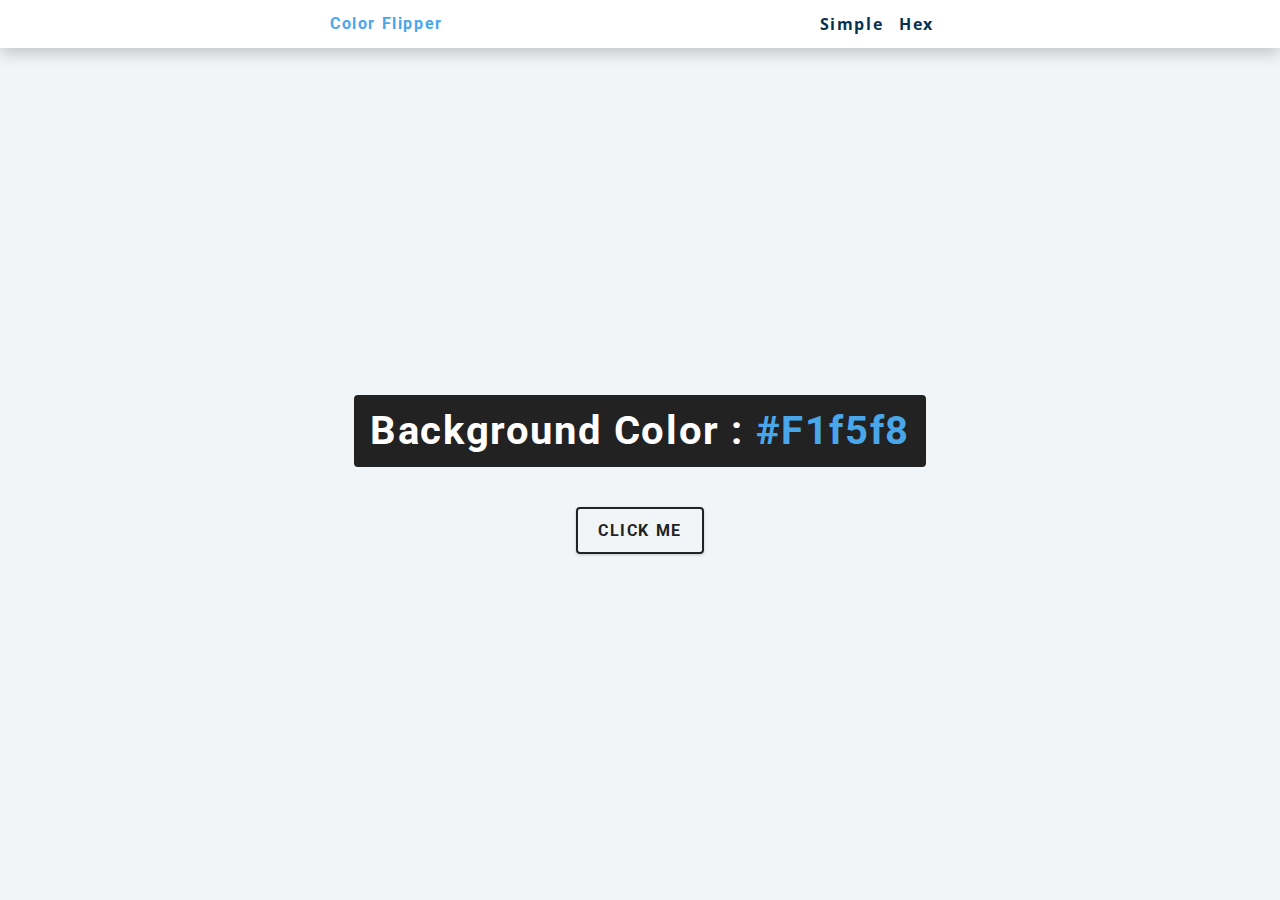
<file: color flipper/index.html>
<!DOCTYPE html>
<html lang="en">
  <head>
    <meta charset="UTF-8" />
    <meta name="viewport" content="width=device-width, initial-scale=1.0" />
    <title>Color Flipper</title>

    <!-- styles -->
    <link rel="stylesheet" href="style.css" />
  </head>
  <body>
    <nav>
      <div class="nav-center">
        <h4>color flipper</h4>
        <ul class="nav-links">
          <li><a href="index.html">simple</a></li>
          <li><a href="hex.html">hex</a></li>
        </ul>
      </div>
    </nav>
    <main>
      <div class="container">
        <h2>background color : <span class="color">#f1f5f8</span></h2>
        <button class="btn btn-hero" id="btn">click me</button>
      </div>
    </main>
    <!-- javascript -->
    <script src="app.js"></script>
  </body>
</html>
</file>
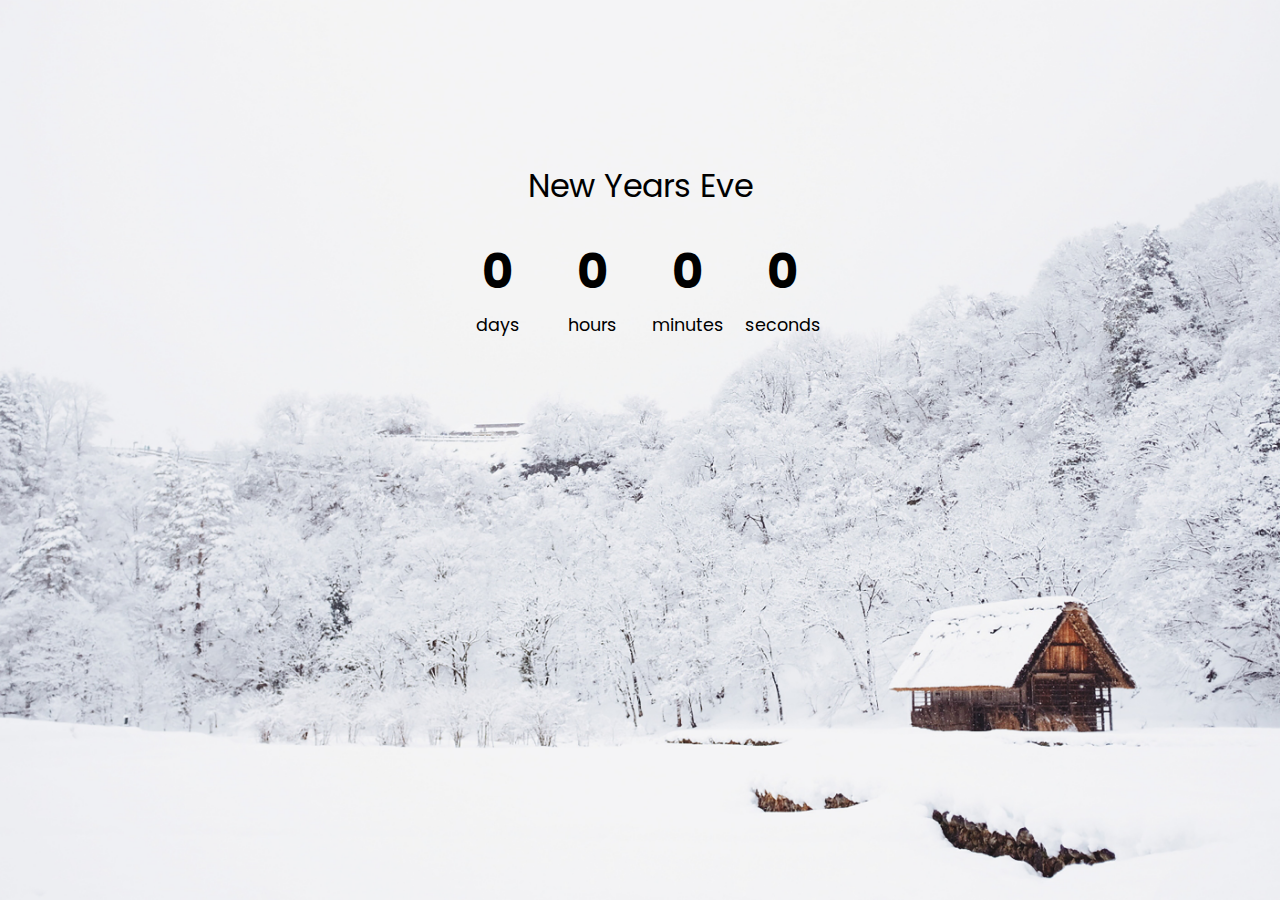
<file: timer/index.html>
<!DOCTYPE html>
<html lang="en">
<head>
    <link href="https://fonts.googleapis.com/css2?family=Poppins:wght@500&display=swap" rel="stylesheet">
    <link rel="stylesheet" href="style.css">
    <meta charset="UTF-8">
    <meta http-equiv="X-UA-Compatible" content="IE=edge">
    <meta name="viewport" content="width=device-width, initial-scale=1.0">
    <title>Timer</title>
</head>
<body> 
    <h1>New Years Eve</h1>

    <div class="countdown-container">
        <div class="countdown-el days-c">
            <p class="big-text" id="days">0</p>
            <span>days</span>
        </div>
        <div class="countdown-el hours-c">
            <p class="big-text" id="hours">0</p>
            <span>hours</span>
        </div>
        <div class="countdown-el minutes-c">
            <p class="big-text" id="minutes">0</p>
            <span>minutes</span>
        </div>
        <div class="countdown-el seconds-c">
            <p class="big-text" id="seconds">0</p>
            <span>seconds</span>
        </div>
    </div>

    <script src="app.js"></script>
</body>
</html>
</file>
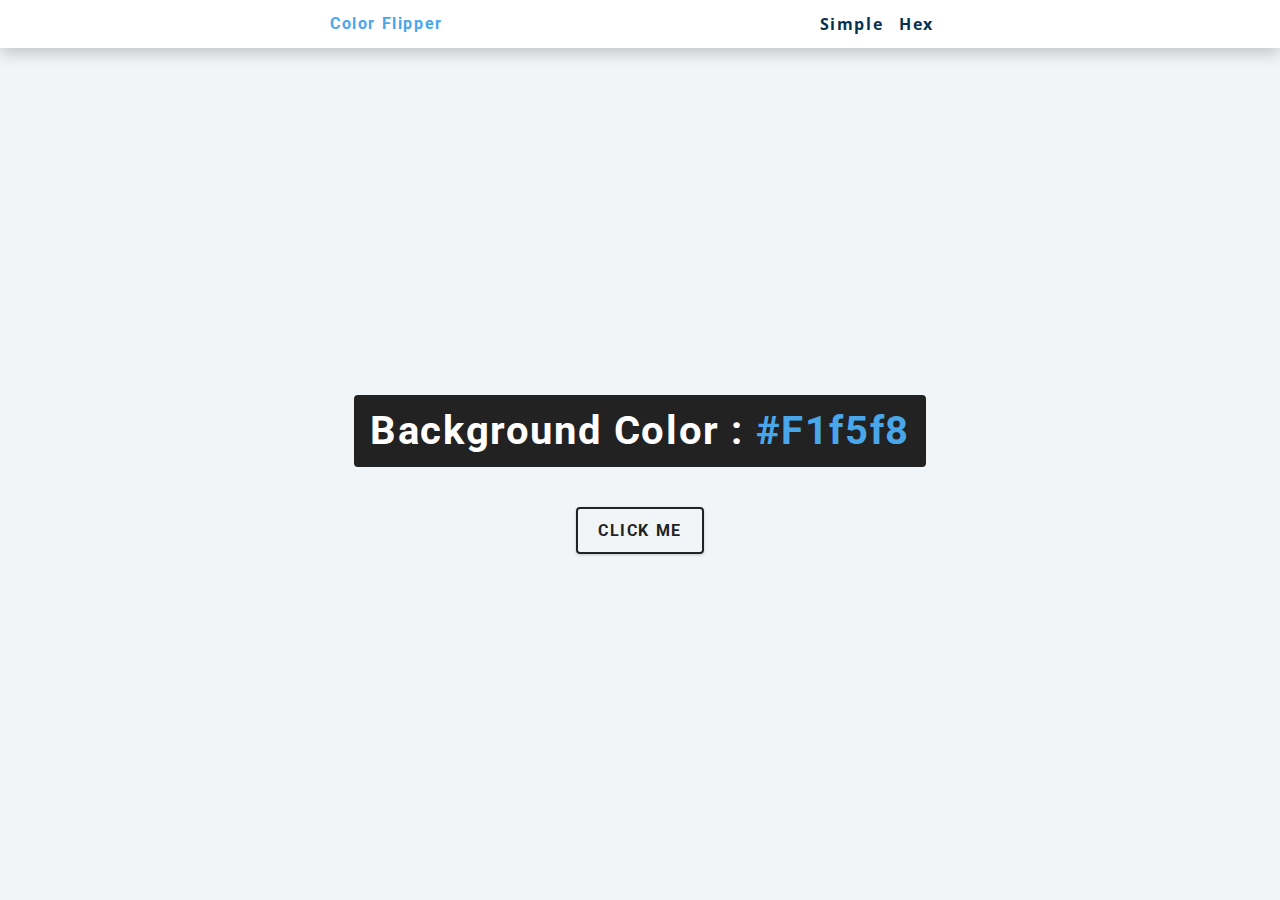
<file: color flipper/hex.html>
<!DOCTYPE html>
<html lang="en">
  <head>
    <meta charset="UTF-8" />
    <meta name="viewport" content="width=device-width, initial-scale=1.0" />
    <title>Color Flipper || Hex</title>

    <!-- styles -->
    <link rel="stylesheet" href="style.css" />
  </head>

  <body>
    <nav>
      <div class="nav-center">
        <h4>color flipper</h4>
        <ul class="nav-links">
          <li><a href="index.html">simple</a></li>
          <li><a href="hex.html">hex</a></li>
        </ul>
      </div>
    </nav>
    <main>
      <div class="container">
        <h2>background color : <span class="color">#f1f5f8</span></h2>
        <button class="btn btn-hero" id="btn">click me</button>
      </div>
    </main>
    <!-- javascript -->
    <script src="hex.js"></script>
  </body>
</html>
</file>
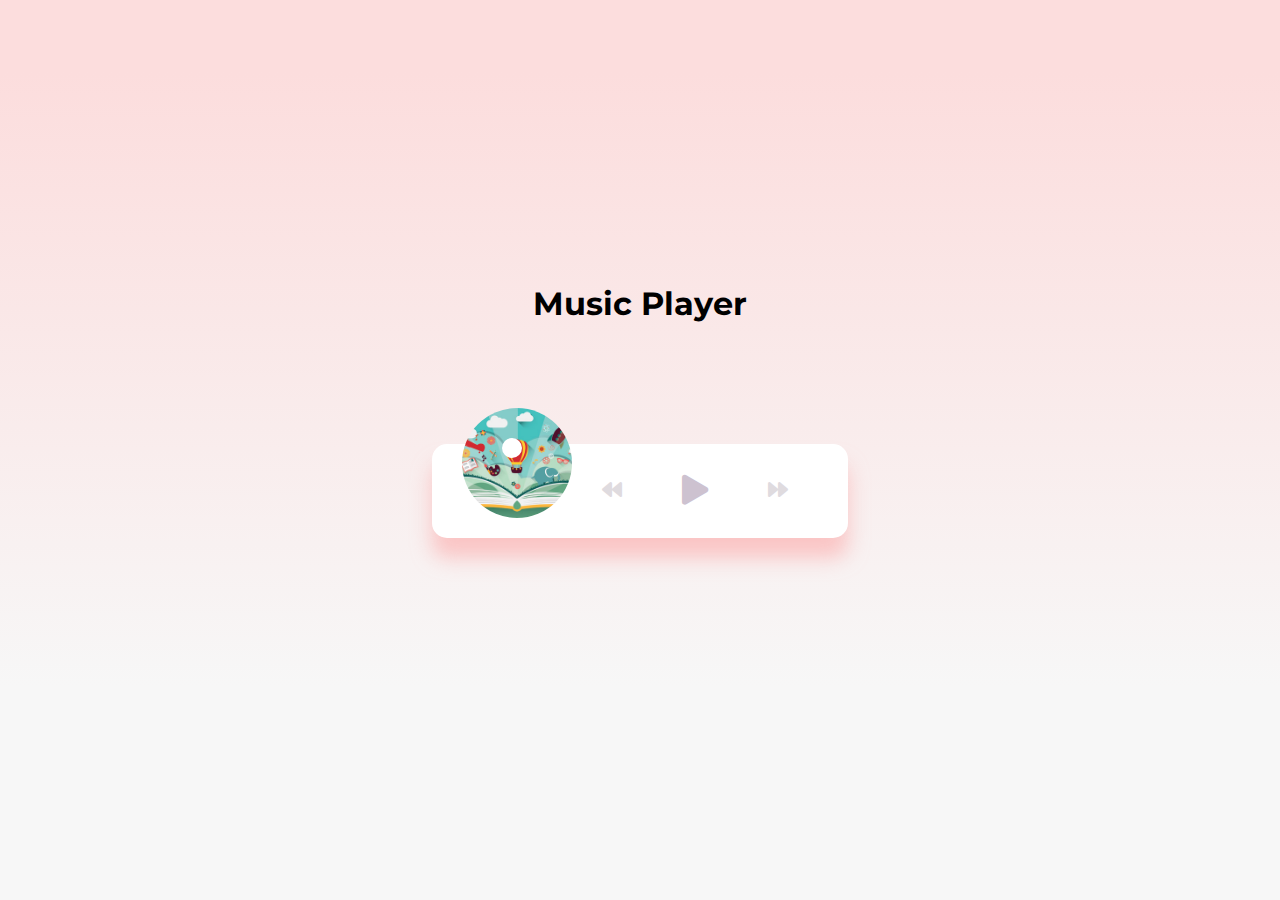
<file: mp3 player/player.html>
<!DOCTYPE html>
<html lang="en">
<head>
    <link rel="stylesheet" href="player.css">
    <meta charset="UTF-8">
    <meta http-equiv="X-UA-Compatible" content="IE=edge">
    <meta name="viewport" content="width=device-width, initial-scale=1.0">
    <link rel="stylesheet" href="https://cdnjs.cloudflare.com/ajax/libs/font-awesome/5.15.3/css/all.min.css" />

    <title>Music Player</title>
</head>
<body>

    <h1>Music Player</h1>
    <div class="music-container">
        <div class="music-info">
            <h4 id ="title">Midnight</h4>
            <div class="progress-container">
                <div class="progress"></div>
            </div>
        </div>


        <audio src="music/midnight.mp3" id="audio"></audio>

        <div class="img-container">
            <img src="images/midnight.jpg" alt="music-cover" id="cover" />
        </div>

        <div class="navigation">
            <button id="prev" class="action-btn">
                <i class="fas fa-backward"></i>
            </button>
            <button id="play" class="action-btn action-btn-big">
                <i class="fas fa-play"></i>
            </button>
            <button id="next" class="action-btn">
                <i class="fas fa-forward"></i>
            </button>
        </div>
    </div>
    



    <script src="player.js" id="audio"></script>
</body>
</html>
</file>
<file: color flipper/style.css>
/*
=============== 
Fonts
===============
*/
@import url("https://fonts.googleapis.com/css?family=Open+Sans|Roboto:400,700&display=swap");

/*
=============== 
Variables
===============
*/

:root {
  /* dark shades of primary color*/
  --clr-primary-1: hsl(205, 86%, 17%);
  --clr-primary-2: hsl(205, 77%, 27%);
  --clr-primary-3: hsl(205, 72%, 37%);
  --clr-primary-4: hsl(205, 63%, 48%);
  /* primary/main color */
  --clr-primary-5: hsl(205, 78%, 60%);
  /* lighter shades of primary color */
  --clr-primary-6: hsl(205, 89%, 70%);
  --clr-primary-7: hsl(205, 90%, 76%);
  --clr-primary-8: hsl(205, 86%, 81%);
  --clr-primary-9: hsl(205, 90%, 88%);
  --clr-primary-10: hsl(205, 100%, 96%);
  /* darkest grey - used for headings */
  --clr-grey-1: hsl(209, 61%, 16%);
  --clr-grey-2: hsl(211, 39%, 23%);
  --clr-grey-3: hsl(209, 34%, 30%);
  --clr-grey-4: hsl(209, 28%, 39%);
  /* grey used for paragraphs */
  --clr-grey-5: hsl(210, 22%, 49%);
  --clr-grey-6: hsl(209, 23%, 60%);
  --clr-grey-7: hsl(211, 27%, 70%);
  --clr-grey-8: hsl(210, 31%, 80%);
  --clr-grey-9: hsl(212, 33%, 89%);
  --clr-grey-10: hsl(210, 36%, 96%);
  --clr-white: #fff;
  --clr-red-dark: hsl(360, 67%, 44%);
  --clr-red-light: hsl(360, 71%, 66%);
  --clr-green-dark: hsl(125, 67%, 44%);
  --clr-green-light: hsl(125, 71%, 66%);
  --clr-black: #222;
  --ff-primary: "Roboto", sans-serif;
  --ff-secondary: "Open Sans", sans-serif;
  --transition: all 0.3s linear;
  --spacing: 0.1rem;
  --radius: 0.25rem;
  --light-shadow: 0 5px 15px rgba(0, 0, 0, 0.1);
  --dark-shadow: 0 5px 15px rgba(0, 0, 0, 0.2);
  --max-width: 1170px;
  --fixed-width: 620px;
}
/*
=============== 
Global Styles
===============
*/

*,
::after,
::before {
  margin: 0;
  padding: 0;
  box-sizing: border-box;
}
body {
  font-family: var(--ff-secondary);
  background: var(--clr-grey-10);
  color: var(--clr-grey-1);
  line-height: 1.5;
  font-size: 0.875rem;
}
ul {
  list-style-type: none;
}
a {
  text-decoration: none;
}
h1,
h2,
h3,
h4 {
  letter-spacing: var(--spacing);
  text-transform: capitalize;
  line-height: 1.25;
  margin-bottom: 0.75rem;
  font-family: var(--ff-primary);
}
h1 {
  font-size: 3rem;
}
h2 {
  font-size: 2rem;
}
h3 {
  font-size: 1.25rem;
}
h4 {
  font-size: 0.875rem;
}
p {
  margin-bottom: 1.25rem;
  color: var(--clr-grey-5);
}
@media screen and (min-width: 800px) {
  h1 {
    font-size: 4rem;
  }
  h2 {
    font-size: 2.5rem;
  }
  h3 {
    font-size: 1.75rem;
  }
  h4 {
    font-size: 1rem;
  }
  body {
    font-size: 1rem;
  }
  h1,
  h2,
  h3,
  h4 {
    line-height: 1;
  }
}
/*  global classes */

/* section */
.section {
  padding: 5rem 0;
}

.section-center {
  width: 90vw;
  margin: 0 auto;
  max-width: 1170px;
}
@media screen and (min-width: 992px) {
  .section-center {
    width: 95vw;
  }
}
main {
  min-height: 100vh;
  display: grid;
  place-items: center;
}

/*
=============== 
Nav
===============
*/
nav {
  background: var(--clr-white);
  height: 3rem;
  display: grid;
  align-items: center;
  box-shadow: var(--dark-shadow);
}
.nav-center {
  width: 90vw;
  max-width: var(--fixed-width);
  margin: 0 auto;
  display: flex;
  align-items: center;
  justify-content: space-between;
}
.nav-center h4 {
  margin-bottom: 0;
  color: var(--clr-primary-5);
}
.nav-links {
  display: flex;
}
nav a {
  text-transform: capitalize;
  font-weight: 700;
  font-size: 1rem;
  color: var(--clr-primary-1);
  letter-spacing: var(--spacing);
  margin-right: 1rem;
}
nav a:hover {
  color: var(--clr-primary-5);
}
/*
=============== 
Container
===============
*/
main {
  min-height: calc(100vh - 3rem);
  display: grid;
  place-items: center;
}
.container {
  text-align: center;
}
.container h2 {
  background: var(--clr-black);
  color: var(--clr-white);
  padding: 1rem;
  border-radius: var(--radius);
  margin-bottom: 2.5rem;
}
.color {
  color: var(--clr-primary-5);
}
.btn-hero {
  font-family: var(--ff-primary);
  text-transform: uppercase;
  background: transparent;
  color: var(--clr-black);
  letter-spacing: var(--spacing);
  display: inline-block;
  font-weight: 700;
  transition: var(--transition);
  border: 2px solid var(--clr-black);
  cursor: pointer;
  box-shadow: 0 1px 3px rgba(0, 0, 0, 0.2);
  border-radius: var(--radius);
  font-size: 1rem;
  padding: 0.75rem 1.25rem;
}
.btn-hero:hover {
  color: var(--clr-white);
  background: var(--clr-black);
}
</file>
<file: timer/style.css>
* {
  font-family: "Poppins", sans-serif;
  box-sizing: border-box;
}

body {
  background-image: url(./image/bg.jpg);
  margin: 0;
  display: flex;
  flex-direction: column;
  align-items: center;
  justify-content: center;
  background-size: cover;
  min-height: 100vh;
  background-position: center center;
}

.countdown-container {
  display: flex;
  flex-wrap: wrap;
  justify-content: center;
}

h1 {
  font-weight: normal;
  font-size: 2rem;
  margin-top: -25rem;
}

.big-text {
  font-weight: bold;
  font-size: 3rem;
  line-height: 1;
  margin: 1rem 2rem;
}

.countdown-el {
  text-align: center;
}
.countdown-el span {
  font-size: 1.1rem;
}
</file>
<file: mp3 player/player.css>
@import url("https://fonts.googleapis.com/css2?family=Montserrat:wght@500&display=swap");

* {
  box-sizing: border-box;
}

body {
  height: 100vh;
  margin: 0;
  font-family: "Montserrat", sans-serif;
  background-image: linear-gradient(
    0deg,
    rgb(247, 247, 247) 23.8%,
    rgb(252, 221, 221) 92%
  );
  display: flex;
  flex-direction: column;
  align-items: center;
  justify-content: center;
}

.music-container {
  background-color: #fff;
  border-radius: 15px;
  box-shadow: 0 20px 20px 0 rgba(252, 169, 169, 0.6);
  display: flex;
  padding: 20px 30px;
  position: relative;
  margin: 100px 0;
  z-index: 10;
}

.img-container {
  position: relative;
  width: 110px;
}

.img-container::after {
  content: "";
  background-color: #fff;
  height: 20px;
  width: 20px;
  position: absolute;
  left: 50px;
  bottom: 50px;
  border-radius: 50%;
  transform: translate(-50%, -50%);
}

.img-container img {
  width: inherit;
  height: 110px;
  border-radius: 80px;
  object-fit: cover;
  position: absolute;
  bottom: 0;
  left: 0;

  animation: rotate 5s linear infinite;
  animation-play-state: paused;
}
.music-container.play .img-container img {
  animation-play-state: running;
}

@keyframes rotate {
  from {
    transform: rotate(0deg);
  }
  to {
    transform: rotate(360deg);
  }
}

.navigation {
  display: flex;
  align-items: center;
  justify-content: center;
  z-index: 1;
}

.action-btn {
  background-color: #fff;
  border: 0;
  color: #dfdbdf;
  font-size: 20px;
  cursor: pointer;
  padding: 10px;
  margin: 0 20px;
}

.action-btn:hover {
  color: #afafaf;
}

.action-btn.action-btn-big {
  color: #cdc2d0;
  font-size: 30px;
}

.action-btn.action-btn-big:hover {
  color: #afafaf;
}

.action-btn:focus {
  outline: 0;
}

.music-info {
  background-color: rgba(255, 255, 255, 0.4);
  border-radius: 15px 15px 0 0;
  position: absolute;
  top: 0;
  left: 20px;
  width: calc(100% - 40px);
  opacity: 0;
  padding: 10px 10px 10px 150px;
  transform: translateY(0%);
  transition: transform 0.3s ease-in, opacity 0.3s ease-in;
}

.music-info h4 {
  margin: 0;
}

.music-container.play .music-info {
  opacity: 1;
  transform: translateY(-100%);
}

.progress-container {
  background: #fff;
  border-radius: 5px;
  cursor: pointer;
  margin: 10px 0;
  height: 4px;
  width: 100px;
}

.progress {
  background-color: #fe8daa;
  border-radius: 5px;
  height: 100%;
  width: 0%;
  transition: width 0.1s linear;
}
</file>
